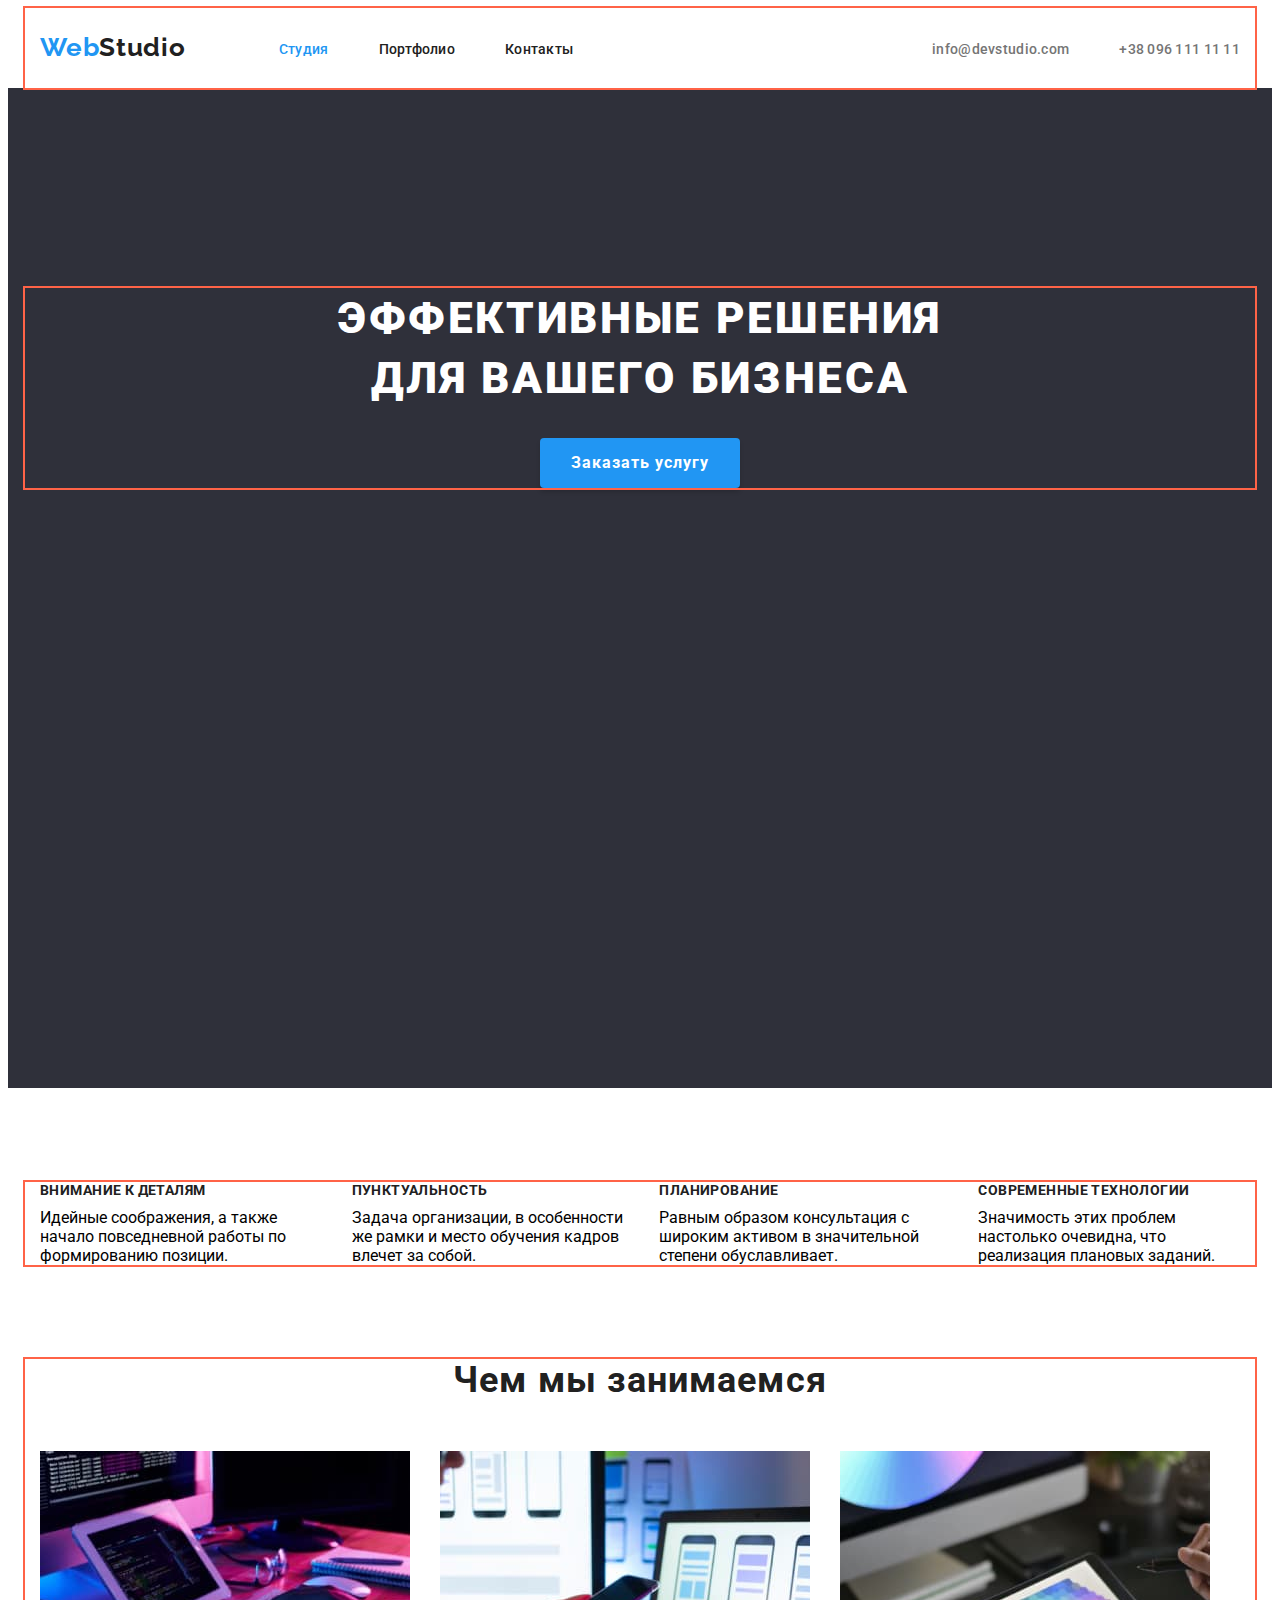
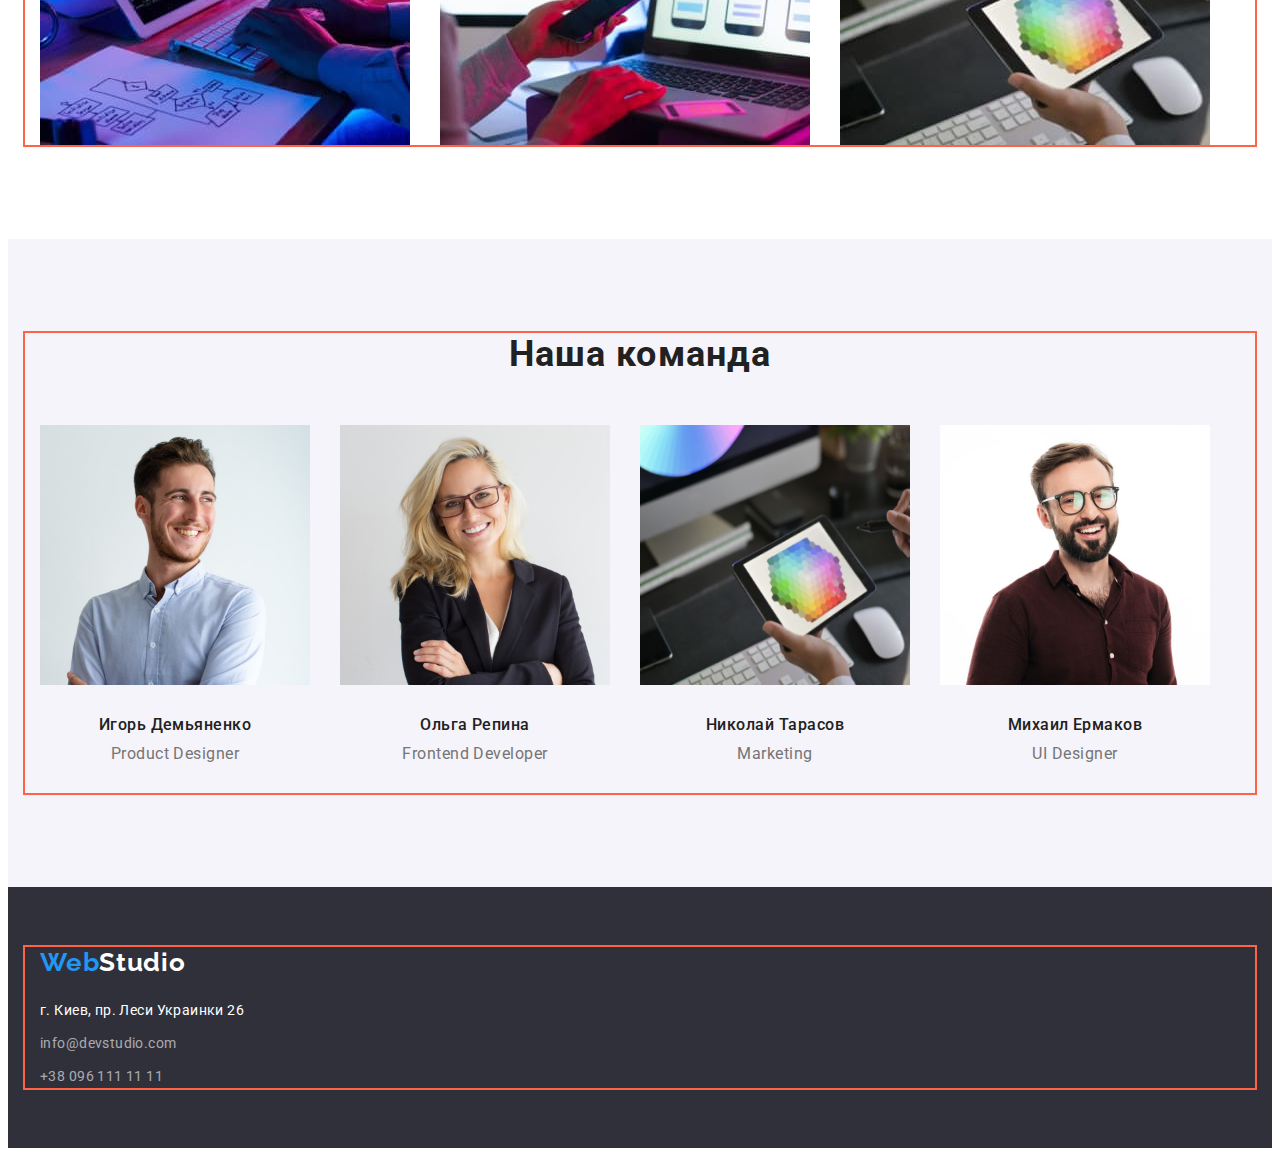
<file: index.html>
<!DOCTYPE html>
<html lang="ru">
<head>
    <meta charset="UTF-8">
    <meta http-equiv="X-UA-Compatible" content="IE=edge">
    <meta name="viewport" content="width=device-width, initial-scale=1.0">
    <title>Document</title>
    <link rel="stylesheet" href="https://cdnjs.cloudflare.com/ajax/libs/modern-normalize/1.1.0/modern-normalize.min.css" integrity="sha512-wpPYUAdjBVSE4KJnH1VR1HeZfpl1ub8YT/NKx4PuQ5NmX2tKuGu6U/JRp5y+Y8XG2tV+wKQpNHVUX03MfMFn9Q==" crossorigin="anonymous" referrerpolicy="no-referrer" />
    <link rel="preconnect" href="https://fonts.googleapis.com"> 
    <link rel="preconnect" href="https://fonts.gstatic.com" crossorigin> 
    <link href="https://fonts.googleapis.com/css2?family=Raleway:wght@700&family=Roboto:wght@400;500;700;900&display=swap" rel="stylesheet">
    <link rel="stylesheet" href="./css/styles.css">
</head>
<body>
    <header class="header">
        <div class="container header-container">
            <nav class="nav1">
                <a class="logo-left" href="WebStudio">Web <span class="logo-right">Studio</span></a>
                <ul class="header-list">
                    <li class="header-item">
                        <a href="./index.html" class="header-link-studio current">Студия</a> 
                    </li>
                    <li class="header-item">
                        <a href="./portfolio.html" class="header-link-portfolio">Портфолио</a> 
                    </li>
                    <li class="header-item">
                        <a href="" class="header-link-contacts">Контакты</a> 
                    </li>
                </ul>
            </nav>
            <ul class="header-list-mail-tel">
                <li class="header-link">
                    <a href="mailto:info@devstudio.com" class="header-link-mail">info@devstudio.com</a></li>
                <li class="header-link">
                    <a href="tel:+3809611111111" class="header-link-tel">+38 096 111 11 11</a></li>
            </ul>
        </div>
    </header>  
    <main>
        <section class="slogan">
            <div class="container">
                <h1 class="slogan-title">Эффективные решения для вашего бизнеса</h1>
                <button type="button" class="slogan-button">Заказать услугу</button>
            </div>
        </section>
        <section class="section">
        <div class="container">
            <h2 class="visually-hidden">Наши Преймущества</h2>
            <ul class="our-advantages-list">
                <li class="our-advantages-item">
                    <h3 class="our-advantages-id">Внимание к деталям</h3>
                    <p class="our-advantages-subid">Идейные соображения, а также начало повседневной работы по формированию позиции.</p>
                </li>
                <li class="our-advantages-item">
                    <h3 class="our-advantages-id">Пунктуальность</h3>
                    <p class="our-advantages-subid">Задача организации, в особенности же рамки и место обучения кадров влечет за собой.</p>
                </li>
                <li class="our-advantages-item">
                    <h3 class="our-advantages-id">Планирование</h3>
                    <p class="our-advantages-subid">Равным образом консультация с широким активом в значительной степени обуславливает.</p>
                </li>
                <li class="our-advantages-item"> 
                    <h3 class="our-advantages-id">Современные технологии</h3>
                    <p class="our-advantages-subid"> Значимость этих проблем настолько очевидна, что реализация плановых заданий.</p>
                </li>
            </ul>
        </div>
        </section>
        <section class="section what-we-do-pad">
            <div class="container">    
                <h2 class="what-we-do-title">Чем мы занимаемся</h2>
                <ul class="what-we-do-list">
                    <li class="what-we-do-item">
                        <img src="./images/img-1-2.jpg" class="what-we-do-photo" alt="человек работающий на клавиатуре компютера на счетло-коричневом столе" height="294" width="370">
                    </li>
                    <li class="what-we-do-item">
                        <img src="./images/img-2-2.jpg" class="what-we-do-photo" alt="девушка за макбулом и айфоном в руке" height="294" width="370">
                    </li>
                    <li class="what-we-do-item">
                        <img src="./images/img-3-2.jpg" class="what-we-do-photo" alt="мужчина с айпадом в руке" height="294" width="370">
                    </li>
                </ul>
            </div>
        </section>
        <section class="section our-team">
            <div class="container">
                <h2 class="our-team-title">Наша команда</h2>
                <ul class="our-team-list">
                    <li class="our-team-item">
                        <img src="./images/photo2.jpg" class="our-team-photo" alt="фото игорья демяненко" height="260" width="270">
                        <div class="our-team-mar">
                            <h3 class="our-team-name">Игорь Демьяненко</h3>
                            <p lang="en" class="our-team-position">Product Designer</p>
                        </div>
                    </li>
                    <li class="our-team-item"> 
                        <img src="./images/photo1.jpg" class="our-team-photo" alt="фото ольги рапиной" height="260" width="270">
                        <div class="our-team-mar">
                            <h3 class="our-team-name">Ольга Репина</h3>
                            <p lang="en" class="our-team-position">Frontend Developer</p>
                        </div>
                    </li>
                    <li class="our-team-item">
                        <img src="./images/img-3.jpg" class="our-team-photo" alt="фото николая тарасова" height="260" width="270">
                        <div class="our-team-mar">
                            <h3 class="our-team-name">Николай Тарасов</h3>
                            <p lang="en" class="our-team-position">Marketing</p>
                        </div>
                    </li>
                    <li class="our-team-item">
                        <img src="./images/photo4.jpg" class="our-team-photo" alt="фото михаила ермакова" height="260" width="270">
                        <div class="our-team-mar">
                            <h3 class="our-team-name">Михаил Ермаков</h3>
                            <p lang="en" class="our-team-position">UI Designer</p>
                        </div>
                    </li>
                </ul> 
            </div>
        </section>
    </main>
    <footer class="footer">
        <div class="container">
            <a class="logo-left-footer" href="WebStudio">Web <span class="logo-right-footer">Studio</span></a>
            <address class="address-mar">
                <ul class="footer-list">
                    <li class="footer-item">
                        <a class="footer-link-address" 
                        href="https://goo.gl/maps/vH89QLh5DnYH3A819">г. Киев, пр. Леси Украинки 26</a>
                    </li>
                    <li class="footer-item">
                        <a class="footer-link-mail" href="mailto:info@devstudio.com" >info@devstudio.com</a>
                    </li>
                    <li class="footer-item">
                        <a class="footer-link-tel" href="tel:+3809611111111" >+38 096 111 11 11</a>
                    </li>
                </ul>
            </address>
        </div>
    </footer>
</body>
</html>
</file>
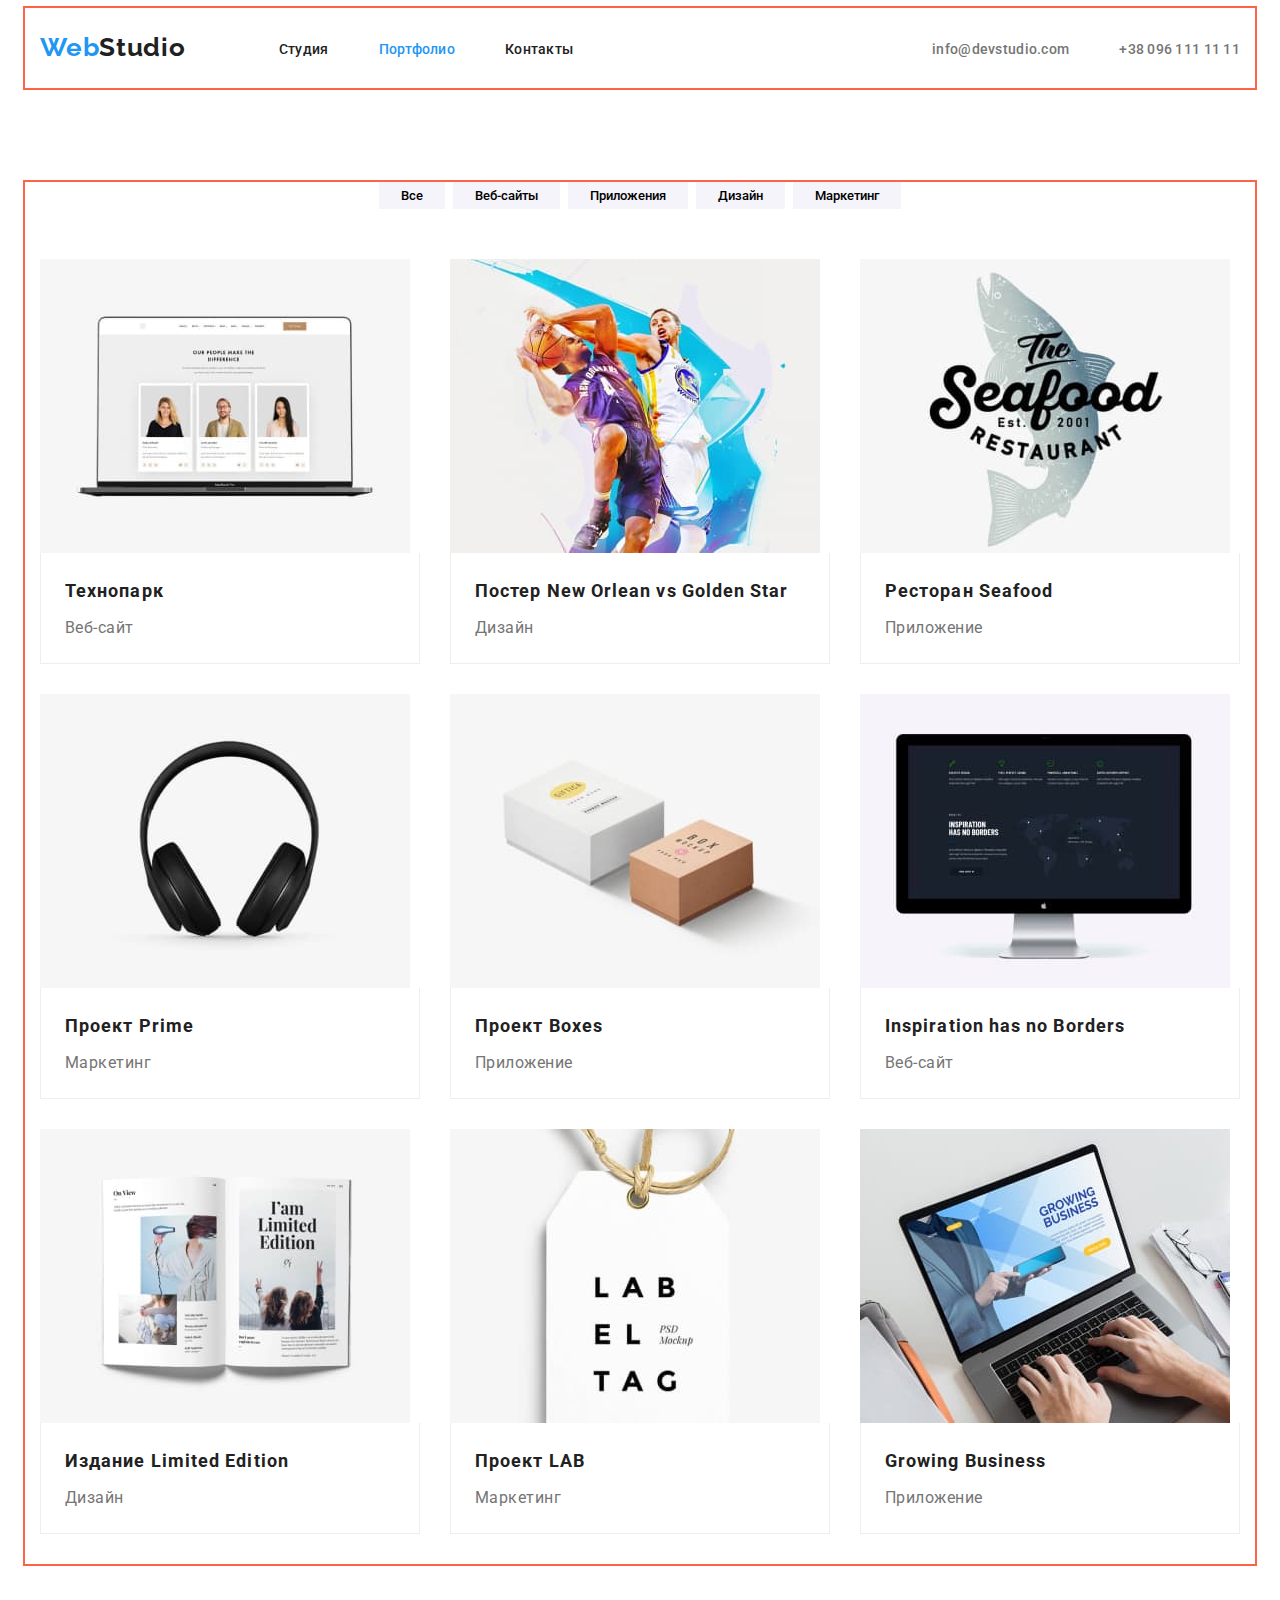
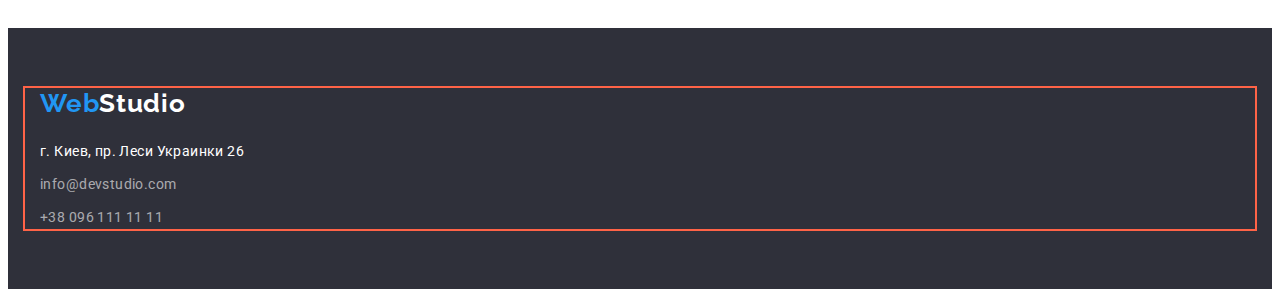
<file: portfolio.html>
<!DOCTYPE html>
<html lang="en">
<head>
    <meta charset="UTF-8">
    <meta http-equiv="X-UA-Compatible" content="IE=edge">
    <meta name="viewport" content="width=device-width, initial-scale=1.0">
    <title>Document</title>
    <link rel="stylesheet" href="https://cdnjs.cloudflare.com/ajax/libs/modern-normalize/1.1.0/modern-normalize.min.css" integrity="sha512-wpPYUAdjBVSE4KJnH1VR1HeZfpl1ub8YT/NKx4PuQ5NmX2tKuGu6U/JRp5y+Y8XG2tV+wKQpNHVUX03MfMFn9Q==" crossorigin="anonymous" referrerpolicy="no-referrer" />
    <link rel="preconnect" href="https://fonts.googleapis.com"> 
    <link rel="preconnect" href="https://fonts.gstatic.com" crossorigin> 
    <link href="https://fonts.googleapis.com/css2?family=Raleway:wght@700&family=Roboto:wght@400;500;700;900&display=swap" rel="stylesheet">
    <link rel="stylesheet" href="./css/styles.css">
</head>
<body>
    <header class="header">
        <div class="container header-container">
            <nav class="nav1">
                <a class="logo-left" href="WebStudio">Web <span class="logo-right">Studio</span></a>
                <ul class="header-list">
                    <li class="header-item">
                        <a href="./index.html" class="header-link-studio ">Студия</a> 
                    </li>
                    <li class="header-item">
                        <a href="./portfolio.html" class="header-link-portfolio current">Портфолио</a> 
                    </li>
                    <li class="header-item">
                        <a href="" class="header-link-contacts">Контакты</a> 
                    </li>
                </ul>
            </nav>
                <ul class="header-list-mail-tel">
                    <li class="header-link">
                        <a href="mailto:info@devstudio.com" class="header-link-mail">info@devstudio.com</a></li>
                    <li class="header-link">
                        <a href="tel:+3809611111111" class="header-link-tel">+38 096 111 11 11</a></li>
                </ul>
            
        </div>
    </header> 
    <main>
        <section class="section">
        <div class="container">
            <h1 class="menu-title visually-hidden">Успешные Проекты</h1>
            <ul class="menu-list">
                <li class="menu-item">
                    <button type="button" class="menu-button">Все</button>
                </li>
                <li class="menu-item">
                    <button type="button" class="menu-button">Веб-сайты</button>
                </li>
                <li class="menu-item">
                    <button type="button" class="menu-button">Приложения</button>
                </li>
                <li class="menu-item">
                    <button type="button" class="menu-button">Дизайн</button>
                </li>
                <li class="menu-item">
                    <button type="button" class="menu-button">Маркетинг</button>
                </li>
            </ul>
            <ul class="projects-list">
                <li class="projects-item">
                    <a href="" class="projects-link">
                        <img src="./images/img-4-2.jpg" class="projects-photo" alt="экран макбука с с изображением сотрудников" height="294" width="370">
                        <div class="projects-item-pad">
                            <h2 class="projects-description">Технопарк</h2>
                            <p class="projects-title">Веб-сайт</p>
                        </div>
                    </a>
                </li>
                <li class="projects-item"> 
                    <a href="" class="projects-link">
                        <img src="./images/img-5-2.jpg" class="projects-photo" alt="Постер New Orlean vs Golden Star" height="294" width="370">
                        <div class="projects-item-pad">
                            <h2 class="projects-description">Постер New Orlean vs Golden Star</h2>
                            <p class="projects-title">Дизайн</p>
                        </div>
                    </a>
                </li>
                <li class="projects-item">
                    <a href="" class="projects-link">
                        <img src="./images/img-6-2.jpg" class="projects-photo" alt="Ресторан Seafood" height="294" width="370">
                        <div class="projects-item-pad">
                            <h2 class="projects-description">Ресторан Seafood</h2>
                            <p class="projects-title">Приложение</p>
                        </div>
                    </a>
                </li>
                <li class="projects-item">
                    <a href="" class="projects-link">
                        <img src="./images/img-7-2.jpg" class="projects-photo" alt="изображение наушника" height="294" width="370">
                        <div class="projects-item-pad">
                            <h2 class="projects-description">Проект Prime</h2>
                            <p class="projects-title">Маркетинг</p>
                        </div>
                    </a>
                </li>
                <li class="projects-item">
                    <a href="" class="projects-link">
                        <img src="./images/img-8-2.jpg" class="projects-photo" alt="Проект Boxes" height="294" width="370">
                        <div class="projects-item-pad">
                            <h2 class="projects-description">Проект Boxes</h2>
                            <p class="projects-title">Приложение</p>
                        </div>
                    </a>
                </li>
                <li class="projects-item">
                    <a href="" class="projects-link">
                        <img src="./images/img-9-2.jpg" class="projects-photo" alt="Inspiration has no Borders" height="294" width="370">
                        <div class="projects-item-pad">
                            <h2 class="projects-description">Inspiration has no Borders</h2>
                            <p class="projects-title">Веб-сайт</p>
                        </div>
                    </a>
                </li>
                <li class="projects-item">
                    <a href="" class="projects-link">
                        <img src="./images/img-10-2.jpg" class="projects-photo" alt="Издание Limited Edition" height="294" width="370">
                        <div class="projects-item-pad">
                            <h2 class="projects-description">Издание Limited Edition</h2>
                            <p class="projects-title">Дизайн</p>
                        </div> 
                        </a>
                </li>
                <li class="projects-item">
                    <a href="" class="projects-link">
                        <img src="./images/img-11-2.jpg" class="projects-photo" alt="Проект LAB" height="294" width="370">
                        <div class="projects-item-pad">
                            <h2 class="projects-description">Проект LAB</h2>
                            <p class="projects-title">Маркетинг</p>
                        </div>
                    </a>
                </li>
                <li class="projects-item">
                    <a href="" class="projects-link">
                        <img src="./images/img-12-2.jpg" class="projects-photo" alt="Growing Business" height="294" width="370">
                        <div class="projects-item-pad">
                            <h2 class="projects-description">Growing Business</h2>
                            <p class="projects-title">Приложение</p>
                        </div>
                    </a>
                </li>
            </ul>
        </div>
        </section>
    </main>
    <footer class="footer">
        <div class="container">
            <a class="logo-left-footer" href="WebStudio">Web <span class="logo-right-footer">Studio</span></a>
            <address class="address-mar">
                <ul class="footer-list">
                    <li class="footer-item">
                        <a class="footer-link-address" 
                        href="https://goo.gl/maps/vH89QLh5DnYH3A819">г. Киев, пр. Леси Украинки 26</a>
                    </li>
                    <li class="footer-item">
                        <a class="footer-link-mail" href="mailto:info@devstudio.com" >info@devstudio.com</a>
                    </li>
                    <li class="footer-item">
                        <a class="footer-link-tel" href="tel:+3809611111111" >+38 096 111 11 11</a>
                    </li>
                </ul>
            </address>
        </div>
    </footer>
</html>
</file>
<file: css/styles.css>
:root {
    --id-color: #212121;
    --subid-color: #757575;
    --title-color: #FFFFFF;
    --accent-color: #2196F3;
}


p, h1, h2, h3 {
    margin: 0;
}

ul {
    margin: 0;
    padding: 0;
}

img {
    display: block;
}

body {
    font-family: "Roboto", sans-serif;
}

a {
    text-decoration: none;
}

.container {
    width: 1200px;
    margin-right: auto;
    margin-left: auto;
    padding-left: 15px;
    padding-right: 15px;
    outline: 2px solid tomato;
}

.header {
    border-bottom: 1px solid #ECECEC;
}

.header-container {
    display: flex;
    align-items: center;
}

.nav1 {
    display: flex;
    align-items: center;
}

.logo-left {
    font-family: Raleway;
    font-weight: 700;
    font-size: 26px;
    line-height: calc(31 / 26);
    letter-spacing: 0.03em;
    color: var(--accent-color);
    text-decoration: none;
    padding-top: 24px;
    padding-bottom: 25px;
}

.logo-right {
    font-family: Raleway;
    font-weight: 700;
    font-size: 26px;
    line-height: calc(31 / 26);
    letter-spacing: 0.03em;
    color: var(--id-color);
    text-decoration: none;
    margin-left: -7px;
}

.header {
    border-bottom: 1px;
    border-color: 1px solid #ECECEC;
}

.header-list {
    list-style-type: none;
    display: flex;
    margin-left: 93px;
}

.header-link-portfolio, .header-link-studio, .header-link-contacts {
    font-weight: 500;
    font-size: 14px;
    line-height: calc(16 / 14);
    letter-spacing: 0.02em;
    color: var(--id-color);
    list-style-type: none; 
    text-decoration: none;
    cursor: pointer;
}

.current {
    color: var(--accent-color);
}

.header-item + .header-item {
    margin-left: 50px;
}

.header-link-studio:hover, .header-link-studio:focus {
    color: var(--accent-color);
}

.header-link-portfolio:hover, .header-link-portfolio:focus {
    color: var(--accent-color);
}

.header-link-contacts:hover, .header-link-contacts:focus {
    color: var(--accent-color);
}

.header-list-mail-tel {
    display: flex;
    list-style-type: none;
    margin-left: auto;
}

.header-link-mail, .header-link-tel {
    list-style-type: none;
    font-weight: 500;
    font-size: 14px;
    line-height: calc(16 / 14);
    letter-spacing: 0.02em;
    cursor: pointer;
    color: var(--subid-color);
}

.header-link + .header-link {
    margin-left: 50px;
}

/* .header-link-mail::before {
    display: inline-block;
    content: "";
    width: 16px;
    height: 12px;
    margin-right: 10px;
    background-image: url(../images/envelope\ \(hover\).svg);
} */

/* .header-link-tel::before {
    display: inline-block;
    content: "";
    width: 10px;
    height: 16px;
    margin-right: 10px;
    outline: 1px solid tomato;
    background-image: url(../images/)
    } */

.header-link-tel:hover, .header-link-tel:focus {
    color: var(--accent-color);
}

.header-link-mail:hover, .header-link-mail:focus {
    color: var(--accent-color);
}

.slogan {
    background-color: #2F303A;
    max-width: 1600px;
    min-height: 600px;
    margin-left: auto;
    margin-right: auto;
    align-items: center;
    text-align: center;
    justify-content: center;
    display: block;
    background-image: linear-gradient (
        to right, rgba(47, 48, 58, 0.4), 
        );
        url(../images/Img-13.jpg);
    background-size: cover;
    background-position: center;
    background-repeat: no-repeat;
    padding-top: 200px;
    padding-bottom: 200px;
}

.section {
    padding: 94px 0;
}

.what-we-do-pad {
    padding-top: 0px;
}

/* .slogan-title-container {
    max-width: 696px;
    margin-left: auto;
    margin-right: auto;
} */

.slogan-title {
    font-weight: 900;
    font-size: 44px;
    line-height: calc(60 / 44);
    text-align: center;
    letter-spacing: 0.06em;
    text-transform: uppercase;
    color: var(--title-color);
    align-items: center;
    text-align: center;
    max-width: 696px;
    margin-left: auto;
    margin-right: auto;
}

.slogan-button {
    font-family: inherit;
    font-weight: 700;
    font-size: 16px;
    line-height: calc(30 / 16);
    letter-spacing: 0.06em;
    color: var(--title-color);
    background: var(--accent-color);
    cursor: pointer;
    box-shadow: 0px 4px 4px rgba(0, 0, 0, 0.15);
    border-radius: 4px;
    margin-top: 30px;
    min-width: 200px;
    height: 50px;
    border: transparent;
}

.our-advantages-list {
    list-style-type: none;
    display: flex;
    justify-content: space-between;
}

.our-advantages-item + .our-advantages-item {
    margin-left: 30px;
}

.our-advantages-id {
    font-weight: 700;
    font-size: 14px;
    line-height: calc(16 / 14);
    letter-spacing: 0.03em;
    text-transform: uppercase;
    color: var(--id-color);
    margin-bottom: 10px;
}

/* .our-advantages-id::before {
    display: block;
    content: "";
    height: 120px;
    background-image: url();
    background color: #F5F4FA;
    border-radius: 4px;
    background-repeat: no-repeat;
} */

.our-advantages-subid: {
    font-family: Roboto;
    font-style: normal;
    font-weight: normal;
    font-size: 14px;
    line-height: calc(24 / 14);
    color: var(--subid-color);
    letter-spacing: 0.03em;
}

.what-we-do-list {
    list-style-type: none;
    display: flex;
}

.what-we-do-title {
    font-weight: 700;
    font-size: 36px;
    line-height: calc(42 / 36);
    text-align: center;
    letter-spacing: 0.03em;
    color: var(--id-color);
    margin-bottom: 50px;
}

.what-we-do-item + .what-we-do-item {
    margin-left: 30px;
}

.our-team {
    background: #F5F4FA;
}

.our-team-mar {
    padding: 30px 0;
}

.our-team-list {
    list-style-type: none;
    display: flex;
}

.our-team-title {
    font-weight: 700;
    font-size: 36px;
    line-height: calc(42 / 36);
    text-align: center;
    letter-spacing: 0.03em;
    color: var(--id-color);
    margin-bottom: 50px;
}

.our-team-item + .our-team-item {
    margin-left: 30px;
}

.our-team-name {
    font-weight: 500;
    font-size: 16px;
    line-height: calc(19 / 16);
    text-align: center;
    letter-spacing: 0.03em;
    color: var(--id-color);
    margin-bottom: 10px;
}

.our-team-position {
    font-size: 16px;
    line-height: calc(19 / 16);
    text-align: center;
    letter-spacing: 0.03em;
    color: var(--subid-color);
}

.footer {
    background: #2F303A;
    padding: 60px 0;
}
.logo-left-footer {
    font-family: Raleway;
    font-weight: 700;
    font-size: 26px;
    line-height: calc(31 / 26);
    letter-spacing: 0.03em;
    color: var(--accent-color);
    text-decoration: none;
}

.logo-right-footer {
    font-family: Raleway;
    font-weight: 700;
    font-size: 26px;
    line-height: calc(31 / 26);
    letter-spacing: 0.03em;
    color: var(--title-color);
    text-decoration: none;
    margin-left: -7px;
}

.address-mar {
    margin-top: 20px;
}

.footer-list {
    font-style: normal;
    font-size: 14px;
    line-height: calc(24 / 14);
    letter-spacing: 0.03em;
    color: var(--title-color);
    list-style-type: none;
}

.footer-item +.footer-item {
    margin-top: 9px;
}

.footer-link-address {
    text-decoration: none;
    color: var(--title-color);
}

.footer-link-address:hover {
    color: var(--accent-color);
}

 .footer-link-mail, .footer-link-tel {
    text-decoration: none;
    color: rgba(255, 255, 255, 0.6);
}

.footer-link-mail:hover, .footer-link-tel:hover {
    color: var(--title-color);
}

.footer-link-address:focus, .footer-link-mail:focus, .footer-link-tel:focus {
    color: var(--title-color);
}

.visually-hidden {
    position: absolute;
    width: 1px;
    height: 1px;
    margin: -1px;
    border: 0;
    padding: 0;
    white-space: nowrap;
    clip-path: inset(100%);
    clip: rect(0 0 0 0);
    overflow: hidden;
}

.menu-list {
    display: flex;
    justify-content: center;
    font-weight: 500;
    font-size: 16px;
    line-height: calc(26 / 16);
    justify-content: center;
    letter-spacing: 0.03em;
    color: var(--title-color);
    list-style-type: none;
    margin-bottom: 50px;
}

.menu-button {
    border: transparent;
    cursor: pointer;
    font-family: inherit;
    font-weight: 500;
    padding: 6px 22px;
    border: transparent;
    background: #F5F4FA;
}

.menu-item + .menu-item {
    margin-left: 8px;
}

.menu-button:hover, .menu-button:focus {
    color: var(--title-color);
    background: var(--accent-color);
    box-shadow: 0px 3px 1px rgba(0, 0, 0, 0.1), 0px 1px 2px rgba(0, 0, 0, 0.08), 0px 2px 2px rgba(0, 0, 0, 0.12);
    border-radius: 4px;
}

.projects-list {
    display: flex;
    flex-wrap: wrap;
    margin-left: -30px;
    margin-bottom: -30px;
}

.projects-item {
    list-style-type: none;
    width: calc(100% / 3 - 30px);
    margin-left: 30px;
    margin-bottom: 30px;
}

.projects-item-pad {
    padding: 20px 24px;
    background: #FFFFFF;
    border-bottom: 1px solid #EEEEEE;
    border-left: 1px solid #EEEEEE;
    border-right: 1px solid #EEEEEE;
    box-sizing: border-box;
}

.projects-description {
    font-weight: 700;
    font-size: 18px;
    line-height: calc(36 / 18);
    /* identical to box height, or 200% */
    letter-spacing: 0.06em;
    color: var(--id-color);
    margin-bottom: 4px;
}

.projects-title {
    font-weight: normal;
    font-size: 16px;
    line-height: calc(30 / 16);
    /* identical to box height, or 187% */
    letter-spacing: 0.03em;
    color: var(--subid-color);
}

.projects-link {
    text-decoration: none;
}
</file>
